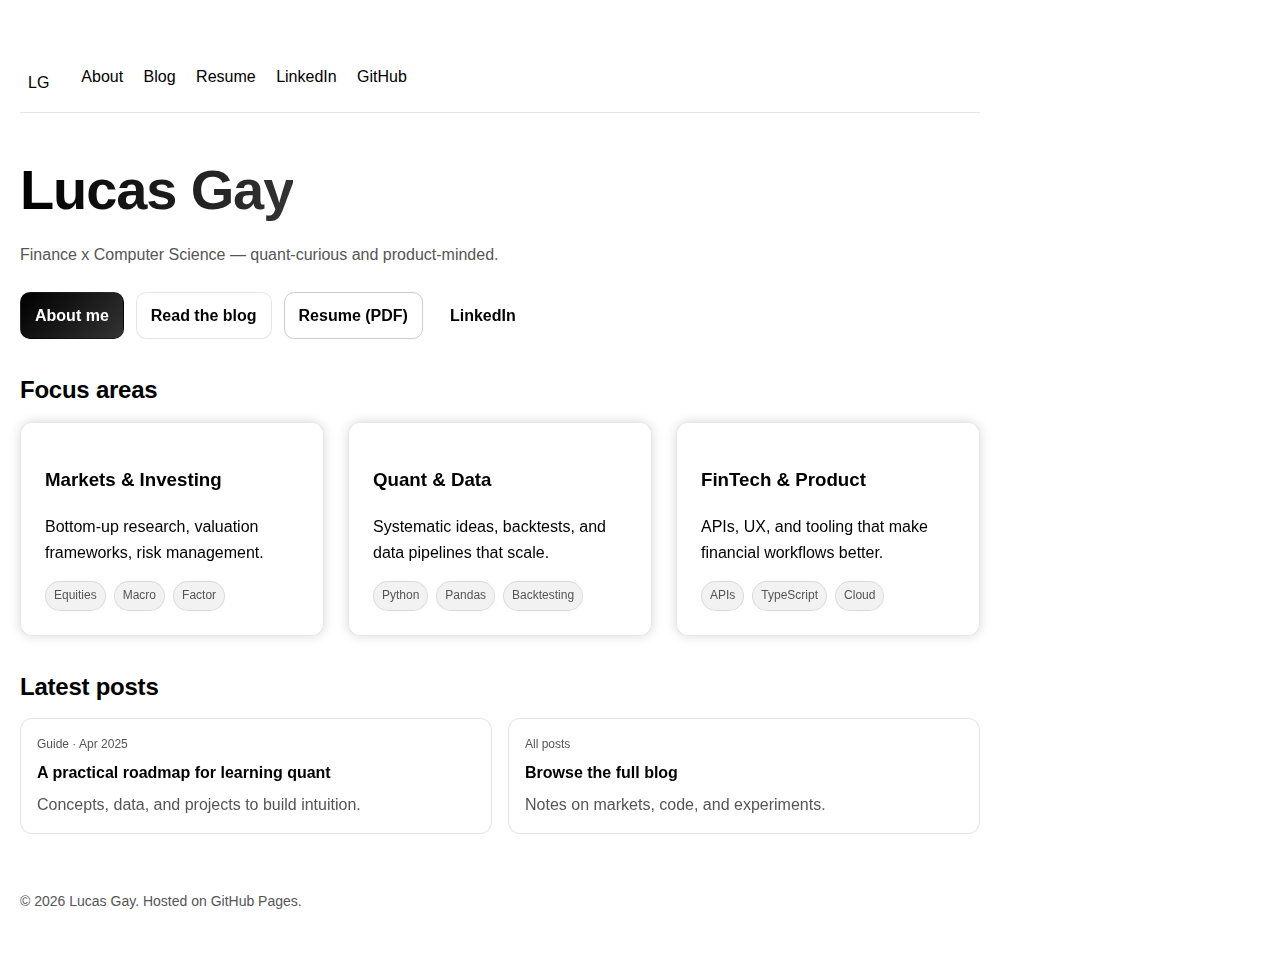
<file: index.html>
<!doctype html>
<html lang="en">
  <head>
    <meta charset="utf-8" />
    <meta name="viewport" content="width=device-width, initial-scale=1" />
    <title>Lucas Gay — Finance x CS</title>
    <meta name="description" content="Personal website" />
    <link rel="preconnect" href="https://fonts.googleapis.com">
    <link rel="preconnect" href="https://fonts.gstatic.com" crossorigin>
    <link href="https://fonts.googleapis.com/css2?family=Inter:wght@400;600;800&display=swap" rel="stylesheet">
    <link rel="stylesheet" href="assets/css/styles.css" />
  </head>
  <body>
    <main class="container">
      <header class="site-header">
        <nav class="nav">
          <a class="brand" href="/">LG</a>
          <div class="nav-links">
            <a href="/about.html">About</a>
            <a href="/blog/">Blog</a>
            <a href="/assets/resume.pdf" target="_blank" rel="noopener">Resume</a>
            <a href="https://www.linkedin.com/in/YOUR-LINKEDIN" target="_blank" rel="noopener">LinkedIn</a>
            <a href="https://github.com/lucascgay" target="_blank" rel="noopener">GitHub</a>
          </div>
        </nav>
        <h1 id="site-title"><span class="accent">Lucas Gay</span></h1>
        <p class="tagline">Finance x Computer Science — quant-curious and product-minded.</p>
        <div class="cta">
          <a class="btn btn-primary" href="/about.html">About me</a>
          <a class="btn" href="/blog/">Read the blog</a>
          <a class="btn btn-outline" href="/assets/resume.pdf" target="_blank" rel="noopener">Resume (PDF)</a>
          <a class="btn btn-ghost" href="https://www.linkedin.com/in/YOUR-LINKEDIN" target="_blank" rel="noopener">LinkedIn</a>
        </div>
      </header>

      <section class="content">
        <h2 class="section-title">Focus areas</h2>
        <div class="cards">
          <article class="card">
            <h3>Markets & Investing</h3>
            <p>Bottom‑up research, valuation frameworks, risk management.</p>
            <div class="tags"><span>Equities</span><span>Macro</span><span>Factor</span></div>
          </article>
          <article class="card">
            <h3>Quant & Data</h3>
            <p>Systematic ideas, backtests, and data pipelines that scale.</p>
            <div class="tags"><span>Python</span><span>Pandas</span><span>Backtesting</span></div>
          </article>
          <article class="card">
            <h3>FinTech & Product</h3>
            <p>APIs, UX, and tooling that make financial workflows better.</p>
            <div class="tags"><span>APIs</span><span>TypeScript</span><span>Cloud</span></div>
          </article>
        </div>
      </section>

      <section class="content">
        <h2 class="section-title">Latest posts</h2>
        <div class="posts">
          <a class="post" href="/blog/posts/quant-roadmap.html">
            <span class="post-meta">Guide · Apr 2025</span>
            <span class="post-title">A practical roadmap for learning quant</span>
            <span class="post-desc">Concepts, data, and projects to build intuition.</span>
          </a>
          <a class="post" href="/blog/">
            <span class="post-meta">All posts</span>
            <span class="post-title">Browse the full blog</span>
            <span class="post-desc">Notes on markets, code, and experiments.</span>
          </a>
        </div>
      </section>

      <footer class="site-footer">
        <p>© <span id="year"></span> Lucas Gay. Hosted on GitHub Pages.</p>
      </footer>
    </main>

    <script>
      document.getElementById('year').textContent = new Date().getFullYear();
    </script>
  </body>
  </html>
</file>
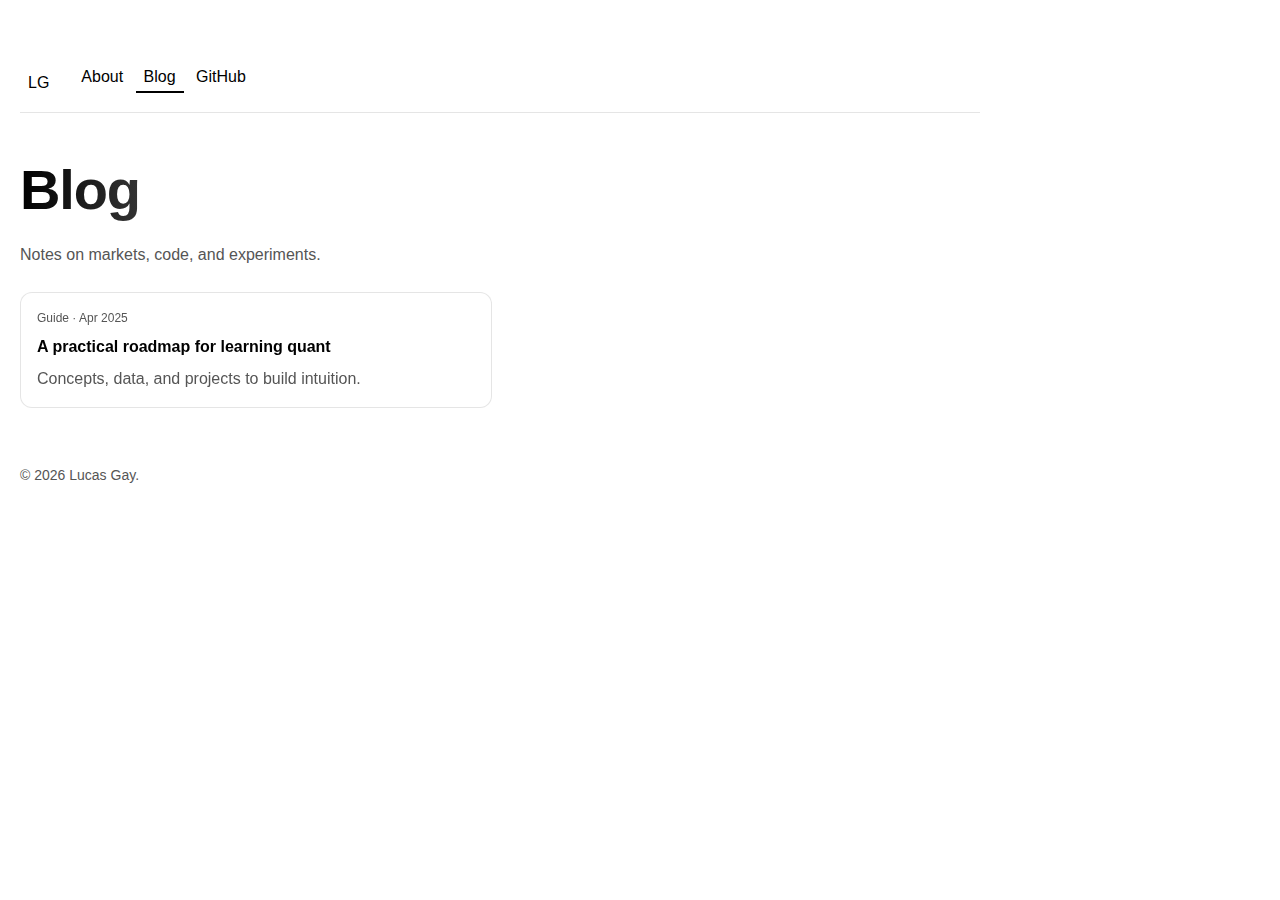
<file: blog/index.html>
<!doctype html>
<html lang="en">
  <head>
    <meta charset="utf-8" />
    <meta name="viewport" content="width=device-width, initial-scale=1" />
    <title>Blog — Lucas Gay</title>
    <meta name="description" content="Blog — finance, code, and notes" />
    <link rel="preconnect" href="https://fonts.googleapis.com">
    <link rel="preconnect" href="https://fonts.gstatic.com" crossorigin>
    <link href="https://fonts.googleapis.com/css2?family=Space+Grotesk:wght@400;600;700&display=swap" rel="stylesheet">
    <link rel="stylesheet" href="/assets/css/styles.css" />
  </head>
  <body>
    <main class="container">
      <header class="site-header">
        <nav class="nav">
          <a class="brand" href="/">LG</a>
          <div class="nav-links">
            <a href="/about.html">About</a>
            <a class="active" href="/blog/">Blog</a>
            <a href="https://github.com/lucascgay" target="_blank" rel="noopener">GitHub</a>
          </div>
        </nav>
        <h1 id="site-title"><span class="accent">Blog</span></h1>
        <p class="tagline">Notes on markets, code, and experiments.</p>
      </header>

      <section class="content">
        <div class="posts">
          <a class="post" href="/blog/posts/quant-roadmap.html">
            <span class="post-meta">Guide · Apr 2025</span>
            <span class="post-title">A practical roadmap for learning quant</span>
            <span class="post-desc">Concepts, data, and projects to build intuition.</span>
          </a>
        </div>
      </section>

      <footer class="site-footer">
        <p>© <span id="year"></span> Lucas Gay.</p>
      </footer>
    </main>
    <script>
      document.getElementById('year').textContent = new Date().getFullYear();
    </script>
  </body>
  </html>
</file>
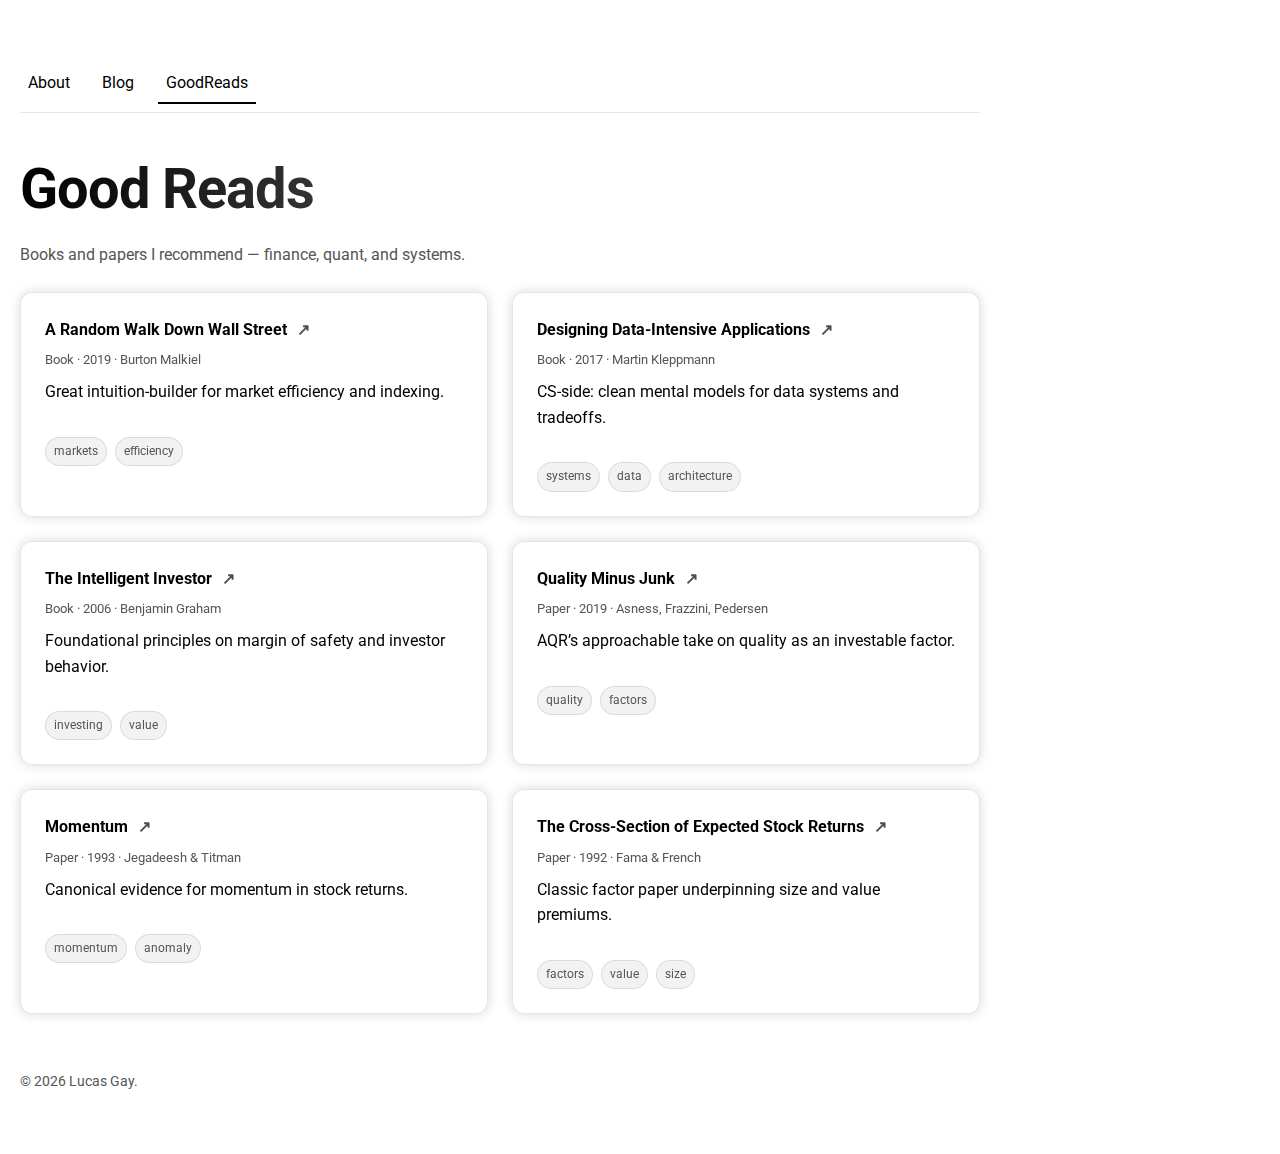
<file: reads/index.html>
<!doctype html>
<html lang="en">
  <head>
    <meta charset="utf-8" />
    <meta name="viewport" content="width=device-width, initial-scale=1" />
    <title>GoodReads — Lucas Gay</title>
    <meta name="description" content="Books and papers I recommend — finance, quant, and systems." />
    <link rel="preconnect" href="https://fonts.googleapis.com">
    <link rel="preconnect" href="https://fonts.gstatic.com" crossorigin>
    <link href="https://fonts.googleapis.com/css2?family=Roboto:wght@400;500;700;900&display=swap" rel="stylesheet">
    <link rel="stylesheet" href="/assets/css/styles.css" />
  </head>
  <body>
    <main class="container">
      <header class="site-header">
        <nav class="nav">
          <a href="/about.html">About</a>
          <a href="/blog/">Blog</a>
          <a class="active" href="/reads/">GoodReads</a>
        </nav>
        <h1 id="site-title"><span class="accent">Good Reads</span></h1>
        <p class="tagline">Books and papers I recommend — finance, quant, and systems.</p>
      </header>

      <section class="content">
        <div id="reads" class="reads"></div>
      </section>

      <footer class="site-footer">
        <p>© <span id="year"></span> Lucas Gay.</p>
      </footer>
    </main>
    <script>document.getElementById('year').textContent = new Date().getFullYear();</script>
    <script src="/assets/js/reads.js"></script>
  </body>
  </html>
</file>
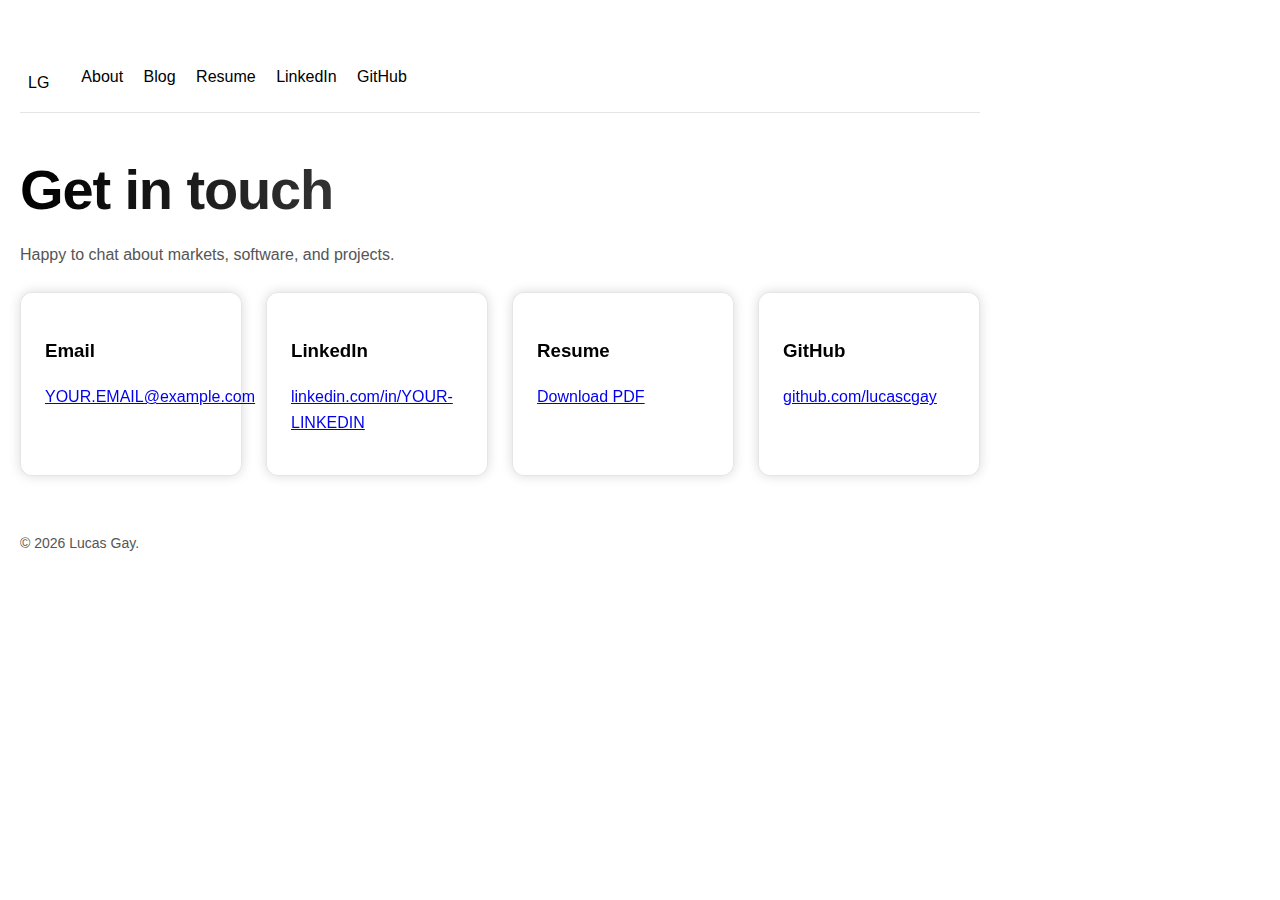
<file: contact.html>
<!doctype html>
<html lang="en">
  <head>
    <meta charset="utf-8" />
    <meta name="viewport" content="width=device-width, initial-scale=1" />
    <title>Contact — Lucas Gay</title>
    <meta name="description" content="Contact Lucas Gay" />
    <link rel="preconnect" href="https://fonts.googleapis.com">
    <link rel="preconnect" href="https://fonts.gstatic.com" crossorigin>
    <link href="https://fonts.googleapis.com/css2?family=Inter:wght@400;600;800&display=swap" rel="stylesheet">
    <link rel="stylesheet" href="assets/css/styles.css" />
  </head>
  <body>
    <main class="container">
      <header class="site-header">
        <nav class="nav">
          <a class="brand" href="/">LG</a>
          <div class="nav-links">
            <a href="/about.html">About</a>
            <a href="/blog/">Blog</a>
            <a href="/assets/resume.pdf" target="_blank" rel="noopener">Resume</a>
            <a href="https://www.linkedin.com/in/YOUR-LINKEDIN" target="_blank" rel="noopener">LinkedIn</a>
            <a href="https://github.com/lucascgay" target="_blank" rel="noopener">GitHub</a>
          </div>
        </nav>
        <h1 id="site-title"><span class="accent">Get in touch</span></h1>
        <p class="tagline">Happy to chat about markets, software, and projects.</p>
      </header>

      <section class="content">
        <div class="cards">
          <article class="card">
            <h3>Email</h3>
            <p><a href="mailto:YOUR.EMAIL@example.com">YOUR.EMAIL@example.com</a></p>
          </article>
          <article class="card">
            <h3>LinkedIn</h3>
            <p><a href="https://www.linkedin.com/in/YOUR-LINKEDIN" target="_blank" rel="noopener">linkedin.com/in/YOUR-LINKEDIN</a></p>
          </article>
          <article class="card">
            <h3>Resume</h3>
            <p><a href="/assets/resume.pdf" target="_blank" rel="noopener">Download PDF</a></p>
          </article>
          <article class="card">
            <h3>GitHub</h3>
            <p><a href="https://github.com/lucascgay" target="_blank" rel="noopener">github.com/lucascgay</a></p>
          </article>
        </div>
      </section>

      <footer class="site-footer">
        <p>© <span id="year"></span> Lucas Gay.</p>
      </footer>
    </main>
    <script>document.getElementById('year').textContent = new Date().getFullYear();</script>
  </body>
  </html>
</file>
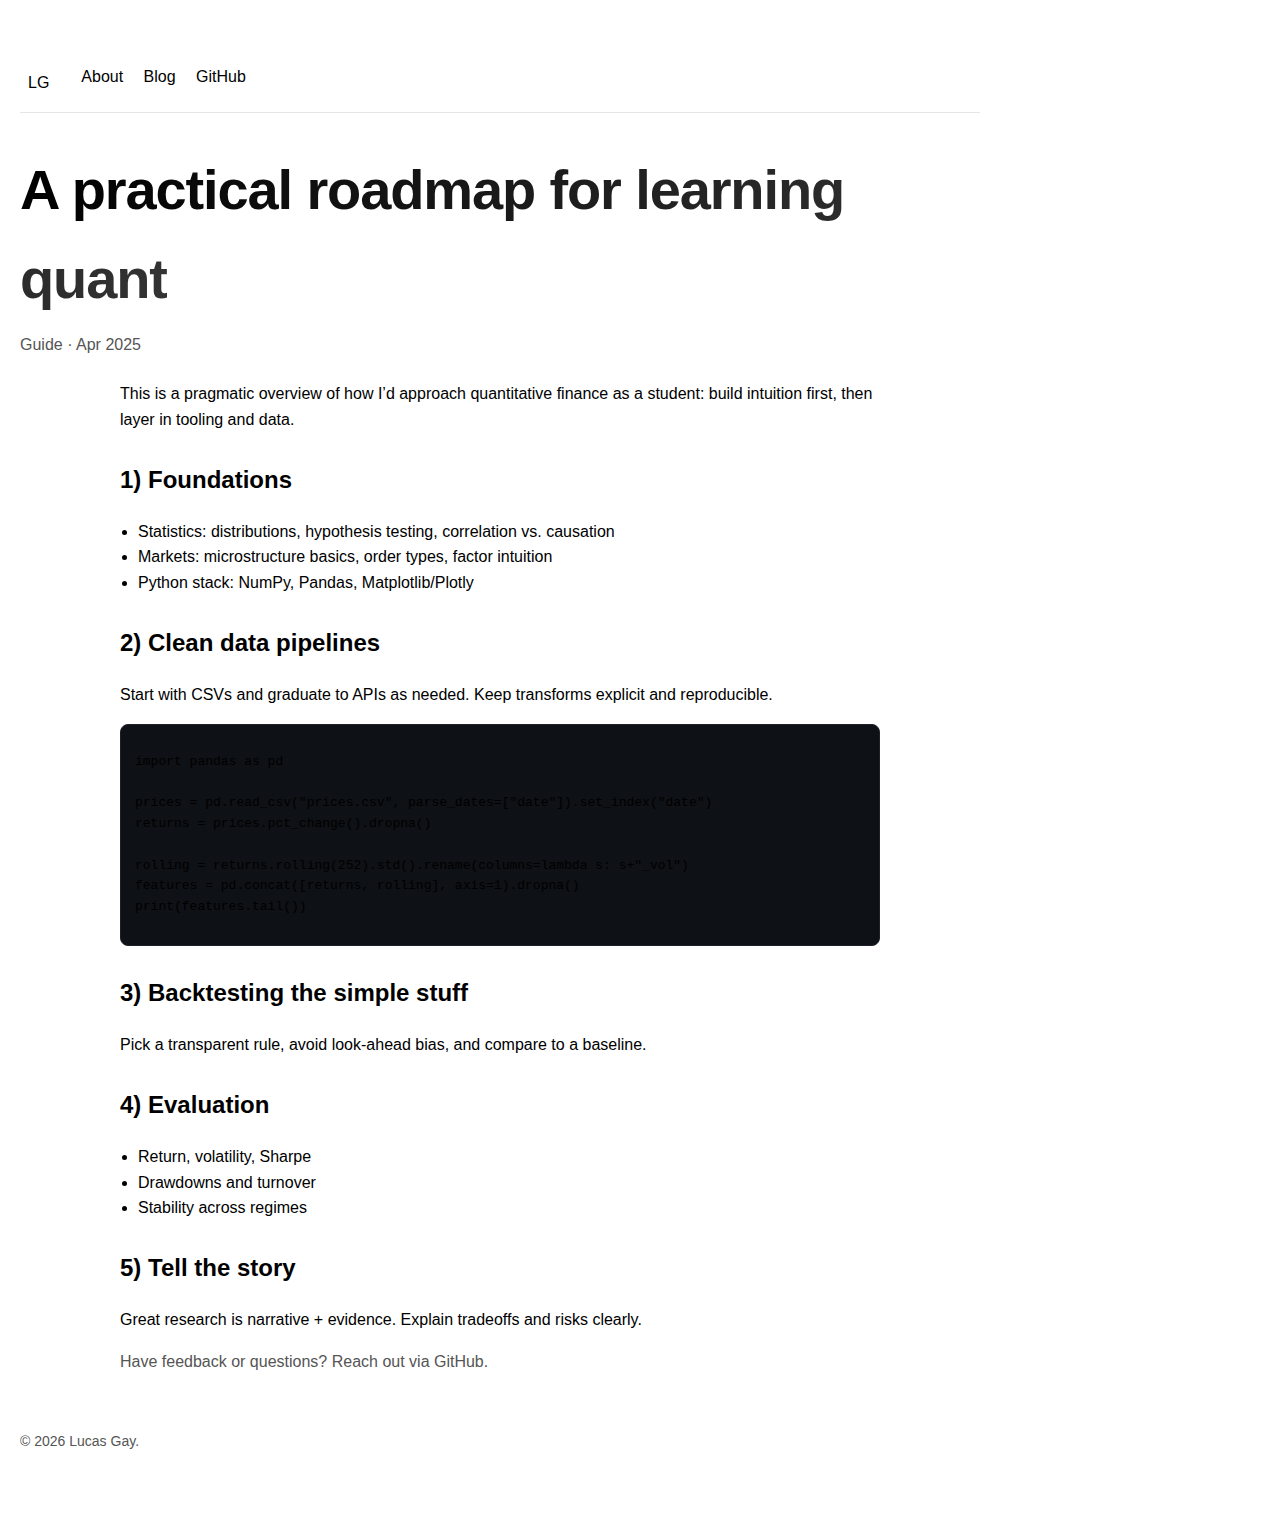
<file: blog/posts/quant-roadmap.html>
<!doctype html>
<html lang="en">
  <head>
    <meta charset="utf-8" />
    <meta name="viewport" content="width=device-width, initial-scale=1" />
    <title>A practical roadmap for learning quant — Lucas Gay</title>
    <meta name="description" content="A practical roadmap for learning quantitative finance and data." />
    <link rel="preconnect" href="https://fonts.googleapis.com">
    <link rel="preconnect" href="https://fonts.gstatic.com" crossorigin>
    <link href="https://fonts.googleapis.com/css2?family=Space+Grotesk:wght@400;600;700&display=swap" rel="stylesheet">
    <link rel="stylesheet" href="/assets/css/styles.css" />
    <style>
      .post-body { max-width: 760px; margin: 0 auto; }
      .post-body h2 { margin-top: 28px; }
      .code { background: #0e1116; border: 1px solid #1e2029; border-radius: 8px; padding: 14px; overflow-x: auto; }
      .muted { color: var(--muted); }
    </style>
  </head>
  <body>
    <main class="container">
      <header class="site-header">
        <nav class="nav">
          <a class="brand" href="/">LG</a>
          <div class="nav-links">
            <a href="/about.html">About</a>
            <a href="/blog/">Blog</a>
            <a href="https://github.com/lucascgay" target="_blank" rel="noopener">GitHub</a>
          </div>
        </nav>
        <h1 id="site-title"><span class="accent">A practical roadmap for learning quant</span></h1>
        <p class="tagline muted">Guide · Apr 2025</p>
      </header>

      <article class="content post-body">
        <p>
          This is a pragmatic overview of how I’d approach quantitative finance
          as a student: build intuition first, then layer in tooling and data.
        </p>

        <h2>1) Foundations</h2>
        <ul class="bullets">
          <li>Statistics: distributions, hypothesis testing, correlation vs. causation</li>
          <li>Markets: microstructure basics, order types, factor intuition</li>
          <li>Python stack: NumPy, Pandas, Matplotlib/Plotly</li>
        </ul>

        <h2>2) Clean data pipelines</h2>
        <p>Start with CSVs and graduate to APIs as needed. Keep transforms explicit and reproducible.</p>

        <div class="code"><pre><code class="language-python">import pandas as pd

prices = pd.read_csv("prices.csv", parse_dates=["date"]).set_index("date")
returns = prices.pct_change().dropna()

rolling = returns.rolling(252).std().rename(columns=lambda s: s+"_vol")
features = pd.concat([returns, rolling], axis=1).dropna()
print(features.tail())
</code></pre></div>

        <h2>3) Backtesting the simple stuff</h2>
        <p>Pick a transparent rule, avoid look‑ahead bias, and compare to a baseline.</p>

        <h2>4) Evaluation</h2>
        <ul class="bullets">
          <li>Return, volatility, Sharpe</li>
          <li>Drawdowns and turnover</li>
          <li>Stability across regimes</li>
        </ul>

        <h2>5) Tell the story</h2>
        <p>Great research is narrative + evidence. Explain tradeoffs and risks clearly.</p>

        <p class="muted">Have feedback or questions? Reach out via GitHub.</p>
      </article>

      <footer class="site-footer">
        <p>© <span id="year"></span> Lucas Gay.</p>
      </footer>
    </main>
    <script>
      document.getElementById('year').textContent = new Date().getFullYear();
    </script>
  </body>
  </html>
</file>
<file: assets/css/styles.css>
/* Monochromatic light palette */
:root {
  --bg: #ffffff;
  --panel: rgba(255,255,255,0.6);
  --text: #000000;
  --muted: #555555;
  --accent: #000000;
  --accent-2: #333333;
}

* { box-sizing: border-box; }
html, body { height: 100%; }
body {
  margin: 0;
  font-family: Roboto, Arial, Helvetica, sans-serif;
  line-height: 1.6;
  background: var(--bg);
  color: var(--text);
}

.container {
  max-width: 1000px;
  margin: 0;
  padding: 64px 20px 48px;
  text-align: left;
}

.site-header { text-align: left; }
#site-title {
  font-size: clamp(32px, 6vw, 56px);
  margin: 16px 0 8px;
  letter-spacing: -0.02em;
}
.tagline {
  margin: 0 0 24px;
  color: var(--muted);
}

.content p { margin: 0 0 16px; }
.links {
  display: flex;
  gap: 16px;
  list-style: none;
  padding: 0;
}
.links a {
  display: inline-block;
  padding: 10px 14px;
  border-radius: 8px;
  background: var(--panel);
  backdrop-filter: blur(8px);
  color: var(--text);
  text-decoration: none;
  border: 1px solid rgba(0,0,0,0.1);
  transition: transform .12s ease, box-shadow .2s ease;
}
.links a:hover { transform: translateY(-1px); box-shadow: 0 0 8px rgba(0,0,0,0.15); }
.links a[aria-disabled="true"] { cursor: not-allowed; opacity: .6; }

.site-footer { margin-top: 56px; color: var(--muted); font-size: 14px; }

@media (max-width: 520px) {
  .links { flex-wrap: wrap; }
}

/* Navigation and accents */
.nav {
  display: flex;
  gap: 16px;
  margin-bottom: 32px;
  padding-bottom: 8px;
  border-bottom: 1px solid rgba(0,0,0,0.1);
}

.nav a {
  color: var(--text);
  text-decoration: none;
  padding: 6px 8px;
  border-bottom: 2px solid transparent;
}

.nav a:hover {
  border-bottom-color: rgba(0,0,0,0.2);
}

.nav a.active {
  border-bottom-color: var(--accent);
}

.accent { background: linear-gradient(90deg, var(--accent), var(--accent-2)); -webkit-background-clip: text; background-clip: text; color: transparent; }

/* Buttons */
.cta { display: flex; gap: 12px; margin: 10px 0 24px; flex-wrap: wrap; justify-content: flex-start; }
.btn { display: inline-flex; align-items: center; justify-content: center; gap: 8px; padding: 10px 14px; min-height: 40px; border-radius: 10px; border: 1px solid rgba(0,0,0,0.1); background: var(--panel); backdrop-filter: blur(8px); color: var(--text); text-decoration: none; font-weight: 600; transition: transform .12s ease, box-shadow .2s ease; }
.btn:hover { transform: translateY(-1px); box-shadow: 0 0 8px rgba(0,0,0,0.15); }
.btn-primary { background: linear-gradient(135deg, var(--accent), var(--accent-2)); color: var(--bg); }
.btn-outline { background: transparent; border-color: rgba(0,0,0,0.2); }
.btn-ghost { background: transparent; border-color: transparent; }

/* Cards and posts */
.section-title { font-weight: 800; margin: 32px 0 12px; letter-spacing: -0.01em; }
.cards { display: grid; grid-template-columns: repeat(auto-fit, minmax(220px, 1fr)); gap: 24px; }
.card { background: var(--panel); backdrop-filter: blur(10px); border: 1px solid rgba(0,0,0,0.1); border-radius: 12px; padding: 24px; transition: transform .12s ease, box-shadow .2s ease; box-shadow: 0 0 12px rgba(0,0,0,0.15); }
.card:hover { transform: translateY(-4px) scale(1.02); box-shadow: 0 0 20px rgba(0,0,0,0.15); }
.tags { display: flex; gap: 8px; flex-wrap: wrap; margin-top: 8px; }
.tags span { font-size: 12px; color: var(--muted); background: rgba(0,0,0,0.05); border: 1px solid rgba(0,0,0,0.1); padding: 4px 8px; border-radius: 999px; }

.chips { display: flex; gap: 8px; flex-wrap: wrap; }
.chips span { font-size: 13px; color: var(--text); background: var(--panel); border: 1px solid rgba(0,0,0,0.1); padding: 6px 10px; border-radius: 999px; }

.posts { display: grid; grid-template-columns: repeat(2, minmax(0,1fr)); gap: 16px; }
.post { display: flex; flex-direction: column; gap: 6px; background: var(--panel); backdrop-filter: blur(8px); border: 1px solid rgba(0,0,0,0.1); border-radius: 12px; padding: 16px; text-decoration: none; color: var(--text); transition: transform .12s ease, box-shadow .2s ease; }
.post:hover { transform: translateY(-2px); box-shadow: 0 0 12px rgba(0,0,0,0.15); }
.post-meta { color: var(--muted); font-size: 12px; }
.post-title { font-weight: 700; }
.post-desc { color: var(--muted); }

.split { display: grid; grid-template-columns: 1fr 1fr; gap: 24px; }
.bullets { padding-left: 18px; }
.social-buttons { display:flex; gap:12px; flex-wrap: wrap; margin: 8px 0 8px; }
.project-links { display:flex; gap:10px; margin-top: 12px; flex-wrap: wrap; }

@media (max-width: 860px) {
  .cards { grid-template-columns: 1fr; }
  .posts { grid-template-columns: 1fr; }
  .split { grid-template-columns: 1fr; }
}

/* Chart card styling */
.chart-card {
  background: var(--panel);
  border: 1px solid rgba(0,0,0,0.1);
  border-radius: 14px;
  padding: 12px 12px 6px;
  box-shadow: 0 10px 24px rgba(0,0,0,0.1);
}

/* Section accent underline */
.section-title { position: static; }

/* Plain chart style (no box) */
.chart-plain { display:block; max-width: 400px; width: 100%; margin: 8px 0 0; }

/* Reads (Good Reads) */
.reads-grid { grid-template-columns: repeat(2, minmax(0,1fr)); }
.read-card { display: flex; flex-direction: column; gap: 8px; }
.read-title { color: var(--text); text-decoration: none; font-weight: 700; }
.read-title:hover { text-decoration: underline; }
.read-ext { margin-left: 6px; opacity: 0.7; }
.read-meta { color: var(--muted); font-size: 13px; }
.read-notes { margin: 0; }

@media (max-width: 680px) {
  .reads-grid { grid-template-columns: 1fr; }
}

/* Animated background */
@keyframes gradient {
  0% { background-position: 0% 50%; }
  50% { background-position: 100% 50%; }
  100% { background-position: 0% 50%; }
}
</file>
